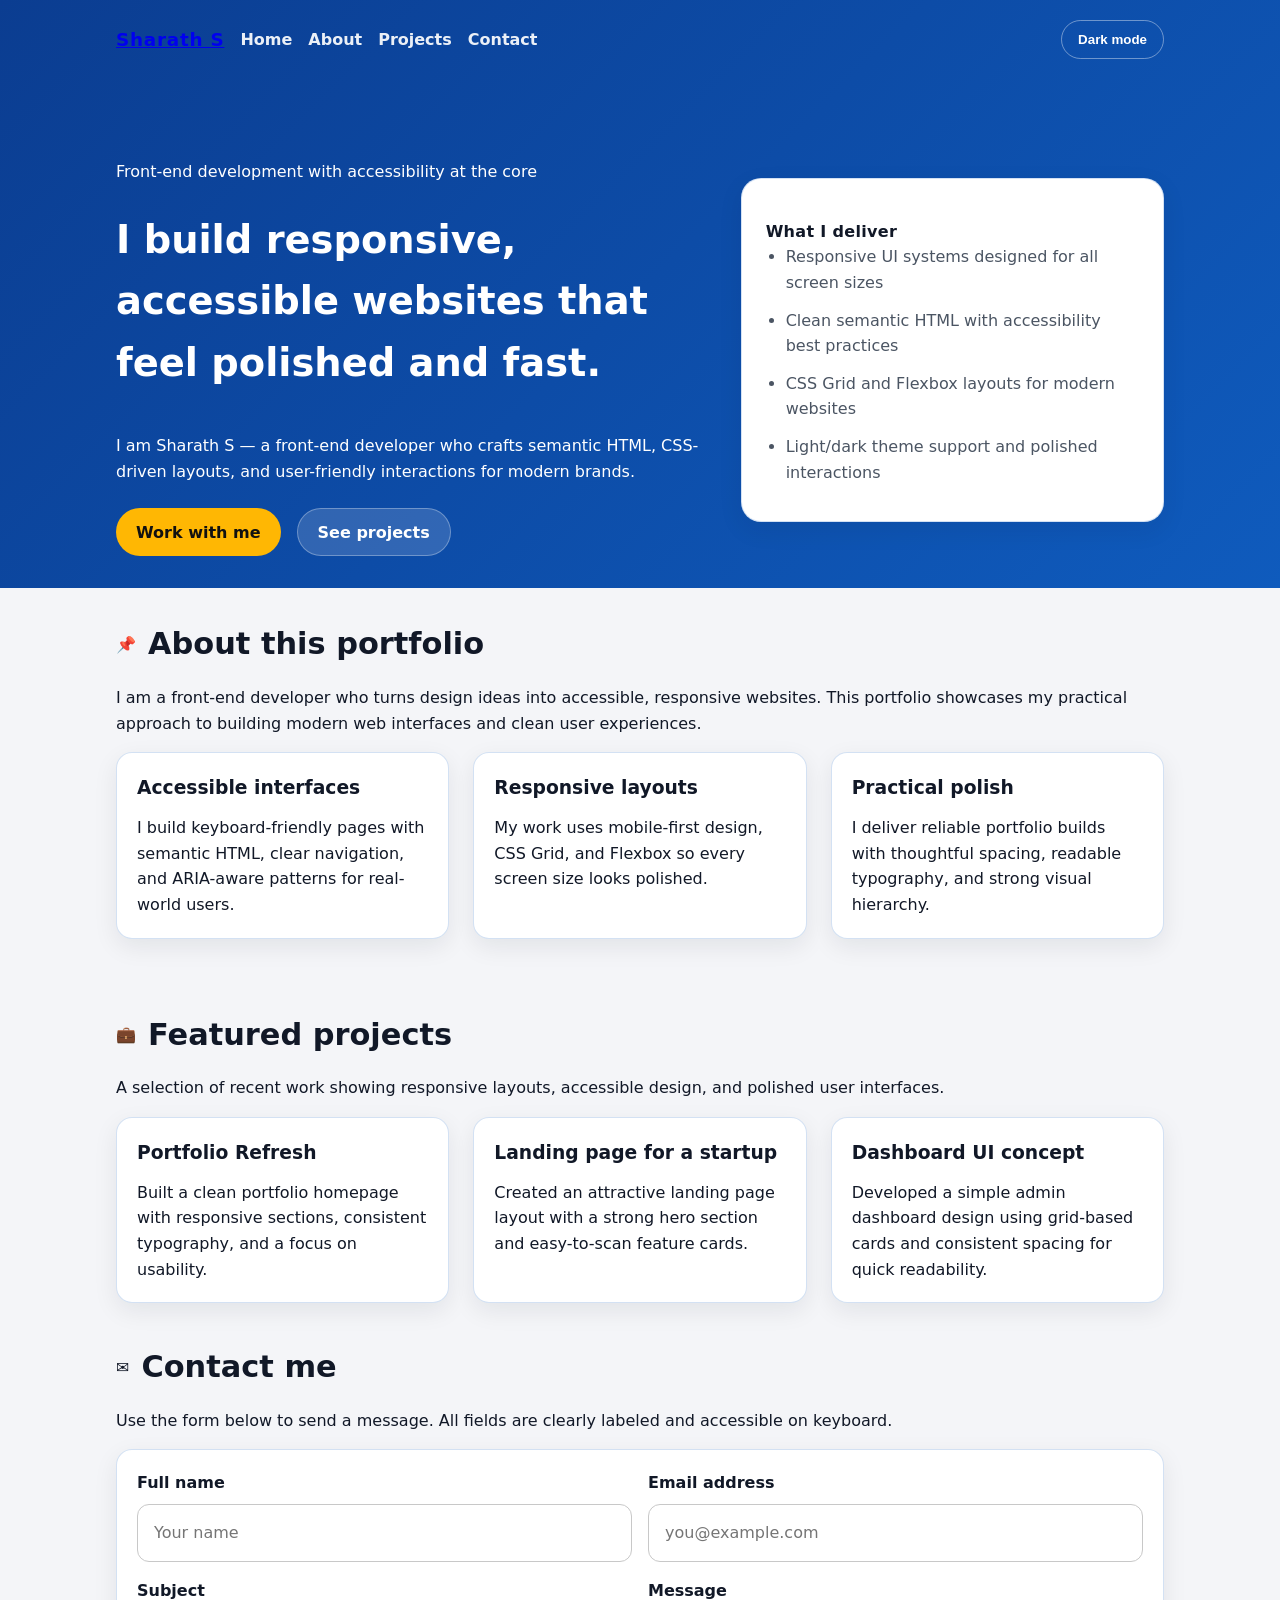
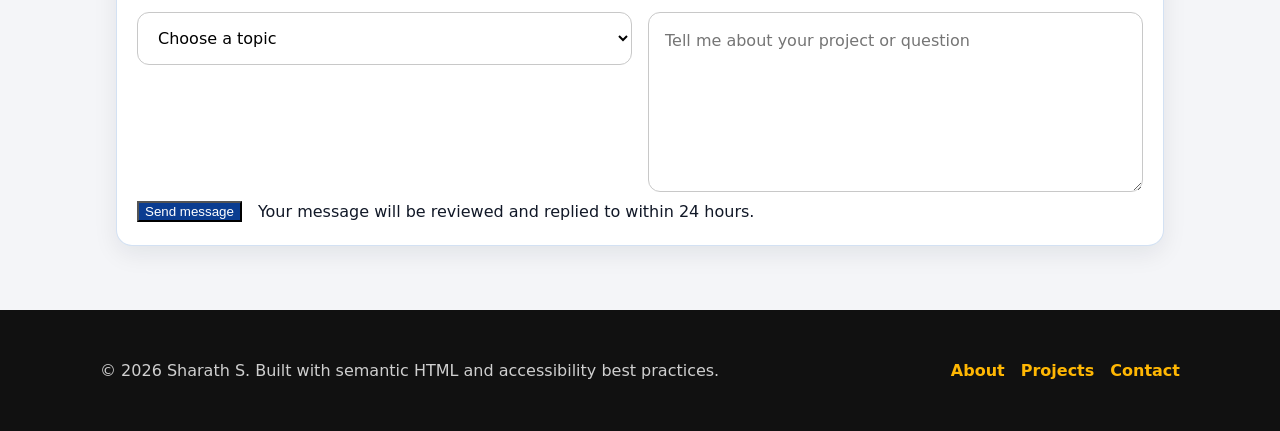
<file: index.html>
<!doctype html>
<html lang="en">
  <head>
    <meta charset="UTF-8" />
    <meta name="viewport" content="width=device-width, initial-scale=1.0" />
    <title>Sharath S | Front-End Portfolio</title>
    <meta
      name="description"
      content="Sharath S is a front-end developer creating accessible, responsive websites with semantic HTML and modern CSS."
    />
    <meta
      name="keywords"
      content="Sharath S, front-end developer, portfolio, responsive web design, accessibility"
    />
    <meta name="author" content="Sharath S" />
    <link rel="icon" href="favicon.ico" />
    <link rel="stylesheet" href="style.css" />
  </head>
  <body data-theme="light">
    <a class="skip-link" href="#main-content">Skip to main content</a>

    <header role="banner">
      <div class="site-header">
        <a class="brand" href="index.html">Sharath S</a>
        <nav aria-label="Primary navigation">
          <ul>
            <li><a href="index.html">Home</a></li>
            <li><a href="about.html">About</a></li>
            <li><a href="projects.html">Projects</a></li>
            <li><a href="contact.html">Contact</a></li>
          </ul>
        </nav>
        <button
          class="theme-toggle"
          id="theme-toggle"
          type="button"
          aria-pressed="false"
        >
          Dark mode
        </button>
      </div>

      <section class="hero hero-grid" aria-labelledby="hero-heading">
        <div class="hero-content">
          <p>Front-end development with accessibility at the core</p>
          <h1 id="hero-heading">
            I build responsive, accessible websites that feel polished and fast.
          </h1>
          <p>
            I am Sharath S — a front-end developer who crafts semantic HTML,
            CSS-driven layouts, and user-friendly interactions for modern
            brands.
          </p>
          <div class="hero-actions">
            <a class="button" href="contact.html#contact">Work with me</a>
            <a class="button-secondary" href="projects.html">See projects</a>
          </div>
        </div>
        <aside class="hero-panel" aria-label="Portfolio highlights">
          <p>What I deliver</p>
          <ul>
            <li>Responsive UI systems designed for all screen sizes</li>
            <li>Clean semantic HTML with accessibility best practices</li>
            <li>CSS Grid and Flexbox layouts for modern websites</li>
            <li>Light/dark theme support and polished interactions</li>
          </ul>
        </aside>
      </section>
    </header>

    <main id="main-content">
      <section id="about" aria-labelledby="about-heading">
        <div class="section-heading">
          <span aria-hidden="true">📌</span>
          <h2 id="about-heading">About this portfolio</h2>
        </div>
        <p>
          I am a front-end developer who turns design ideas into accessible,
          responsive websites. This portfolio showcases my practical approach to
          building modern web interfaces and clean user experiences.
        </p>
        <div class="grid feature-list" role="list">
          <article class="card" role="listitem">
            <h3>Accessible interfaces</h3>
            <p>
              I build keyboard-friendly pages with semantic HTML, clear
              navigation, and ARIA-aware patterns for real-world users.
            </p>
          </article>
          <article class="card" role="listitem">
            <h3>Responsive layouts</h3>
            <p>
              My work uses mobile-first design, CSS Grid, and Flexbox so every
              screen size looks polished.
            </p>
          </article>
          <article class="card" role="listitem">
            <h3>Practical polish</h3>
            <p>
              I deliver reliable portfolio builds with thoughtful spacing,
              readable typography, and strong visual hierarchy.
            </p>
          </article>
        </div>
      </section>

      <section
        id="projects"
        aria-labelledby="projects-heading"
        class="projects"
      >
        <div class="section-heading">
          <span aria-hidden="true">💼</span>
          <h2 id="projects-heading">Featured projects</h2>
        </div>
        <p>
          A selection of recent work showing responsive layouts, accessible
          design, and polished user interfaces.
        </p>
        <div class="grid project-list">
          <article class="card">
            <h3>Portfolio Refresh</h3>
            <p>
              Built a clean portfolio homepage with responsive sections,
              consistent typography, and a focus on usability.
            </p>
          </article>
          <article class="card">
            <h3>Landing page for a startup</h3>
            <p>
              Created an attractive landing page layout with a strong hero
              section and easy-to-scan feature cards.
            </p>
          </article>
          <article class="card">
            <h3>Dashboard UI concept</h3>
            <p>
              Developed a simple admin dashboard design using grid-based cards
              and consistent spacing for quick readability.
            </p>
          </article>
        </div>
      </section>

      <section id="contact" aria-labelledby="contact-heading">
        <div class="section-heading">
          <span aria-hidden="true">✉️</span>
          <h2 id="contact-heading">Contact me</h2>
        </div>
        <p>
          Use the form below to send a message. All fields are clearly labeled
          and accessible on keyboard.
        </p>
        <form action="#" method="post" class="card" novalidate>
          <div class="contact-grid">
            <div>
              <label for="full-name">Full name</label>
              <input
                type="text"
                id="full-name"
                name="name"
                required
                aria-required="true"
                placeholder="Your name"
              />
            </div>
            <div>
              <label for="email">Email address</label>
              <input
                type="email"
                id="email"
                name="email"
                required
                aria-required="true"
                placeholder="you@example.com"
              />
            </div>
            <div>
              <label for="subject">Subject</label>
              <select id="subject" name="subject" required aria-required="true">
                <option value="">Choose a topic</option>
                <option value="consultation">Consultation request</option>
                <option value="project">Project inquiry</option>
                <option value="other">Other question</option>
              </select>
            </div>
            <div>
              <label for="message">Message</label>
              <textarea
                id="message"
                name="message"
                required
                aria-required="true"
                placeholder="Tell me about your project or question"
              ></textarea>
            </div>
          </div>
          <div class="form-actions">
            <button type="submit">Send message</button>
            <p aria-live="polite">
              Your message will be reviewed and replied to within 24 hours.
            </p>
          </div>
        </form>
      </section>
    </main>

    <footer>
      <div class="footer-inner">
        <p>
          &copy; 2026 Sharath S. Built with semantic HTML and accessibility best
          practices.
        </p>
        <nav aria-label="Footer navigation">
          <ul>
            <li><a href="about.html">About</a></li>
            <li><a href="projects.html">Projects</a></li>
            <li><a href="contact.html">Contact</a></li>
          </ul>
        </nav>
      </div>
    </footer>
    <script src="script.js"></script>
  </body>
</html>
</file>
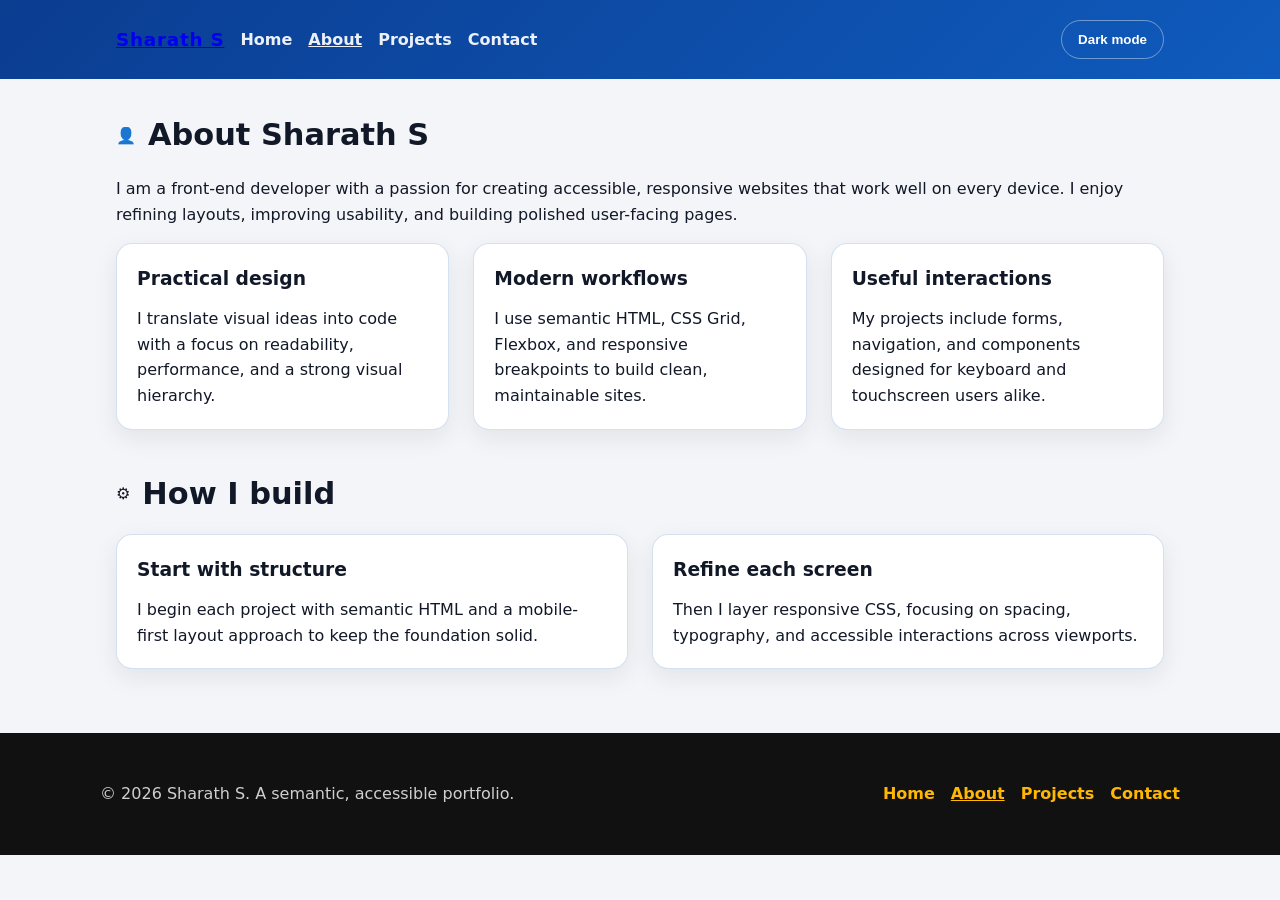
<file: about.html>
<!doctype html>
<html lang="en">
  <head>
    <meta charset="UTF-8" />
    <meta name="viewport" content="width=device-width, initial-scale=1.0" />
    <title>About | Sharath S Portfolio</title>
    <meta
      name="description"
      content="About Sharath S and the portfolio design approach for semantic HTML and accessibility."
    />
    <meta
      name="keywords"
      content="about, portfolio, accessibility, semantic HTML, responsive design"
    />
    <meta name="author" content="Sharath S" />
    <link rel="icon" href="favicon.ico" />
    <link rel="stylesheet" href="style.css" />
  </head>
  <body data-theme="light">
    <a class="skip-link" href="#main-content">Skip to main content</a>
    <header role="banner">
      <div class="site-header">
        <a class="brand" href="index.html">Sharath S</a>
        <nav aria-label="Primary navigation">
          <ul>
            <li><a href="index.html">Home</a></li>
            <li><a href="about.html" aria-current="page">About</a></li>
            <li><a href="projects.html">Projects</a></li>
            <li><a href="contact.html">Contact</a></li>
          </ul>
        </nav>
        <button
          class="theme-toggle"
          id="theme-toggle"
          type="button"
          aria-pressed="false"
        >
          Dark mode
        </button>
      </div>
    </header>
    <main id="main-content">
      <section aria-labelledby="about-page-heading">
        <div class="section-heading">
          <span aria-hidden="true">👤</span>
          <h2 id="about-page-heading">About Sharath S</h2>
        </div>
        <p>
          I am a front-end developer with a passion for creating accessible,
          responsive websites that work well on every device. I enjoy refining
          layouts, improving usability, and building polished user-facing pages.
        </p>
        <div class="grid feature-list" role="list">
          <article class="card" role="listitem">
            <h3>Practical design</h3>
            <p>
              I translate visual ideas into code with a focus on readability,
              performance, and a strong visual hierarchy.
            </p>
          </article>
          <article class="card" role="listitem">
            <h3>Modern workflows</h3>
            <p>
              I use semantic HTML, CSS Grid, Flexbox, and responsive breakpoints
              to build clean, maintainable sites.
            </p>
          </article>
          <article class="card" role="listitem">
            <h3>Useful interactions</h3>
            <p>
              My projects include forms, navigation, and components designed for
              keyboard and touchscreen users alike.
            </p>
          </article>
        </div>
      </section>
      <section aria-labelledby="process-heading">
        <div class="section-heading">
          <span aria-hidden="true">⚙️</span>
          <h2 id="process-heading">How I build</h2>
        </div>
        <div class="grid project-list">
          <article class="card">
            <h3>Start with structure</h3>
            <p>
              I begin each project with semantic HTML and a mobile-first layout
              approach to keep the foundation solid.
            </p>
          </article>
          <article class="card">
            <h3>Refine each screen</h3>
            <p>
              Then I layer responsive CSS, focusing on spacing, typography, and
              accessible interactions across viewports.
            </p>
          </article>
        </div>
      </section>
    </main>
    <footer>
      <div class="footer-inner">
        <p>&copy; 2026 Sharath S. A semantic, accessible portfolio.</p>
        <nav aria-label="Footer navigation">
          <ul>
            <li><a href="index.html">Home</a></li>
            <li><a href="about.html" aria-current="page">About</a></li>
            <li><a href="projects.html">Projects</a></li>
            <li><a href="contact.html">Contact</a></li>
          </ul>
        </nav>
      </div>
    </footer>
    <script src="script.js"></script>
  </body>
</html>
</file>
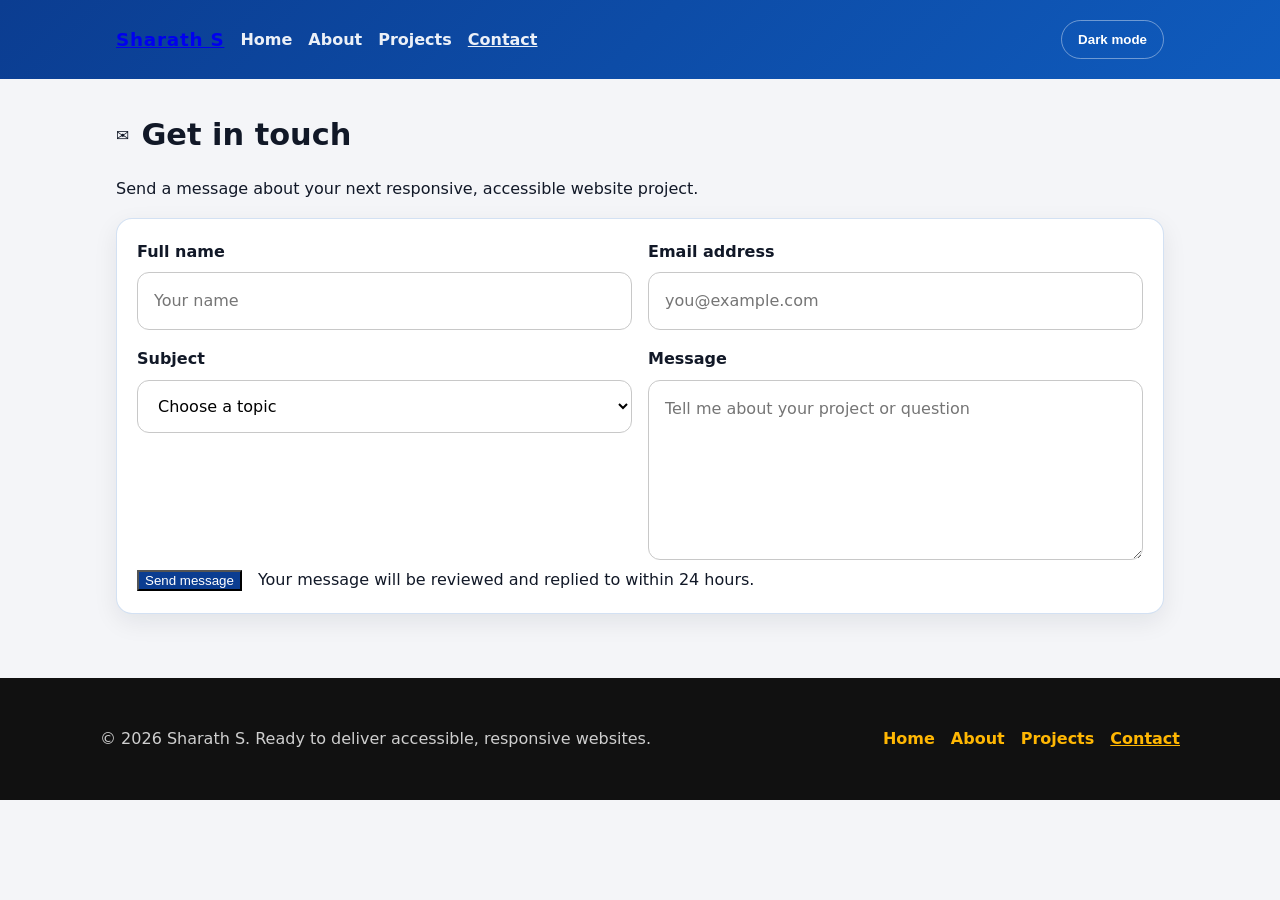
<file: contact.html>
<!doctype html>
<html lang="en">
  <head>
    <meta charset="UTF-8" />
    <meta name="viewport" content="width=device-width, initial-scale=1.0" />
    <title>Contact | Sharath S Portfolio</title>
    <meta
      name="description"
      content="Contact page for Sharath S to request portfolio work, consultations, and responsive site development."
    />
    <meta
      name="keywords"
      content="contact, portfolio, web development, accessible website, responsive design"
    />
    <meta name="author" content="Sharath S" />
    <link rel="icon" href="favicon.ico" />
    <link rel="stylesheet" href="style.css" />
  </head>
  <body data-theme="light">
    <a class="skip-link" href="#main-content">Skip to main content</a>
    <header role="banner">
      <div class="site-header">
        <a class="brand" href="index.html">Sharath S</a>
        <nav aria-label="Primary navigation">
          <ul>
            <li><a href="index.html">Home</a></li>
            <li><a href="about.html">About</a></li>
            <li><a href="projects.html">Projects</a></li>
            <li><a href="contact.html" aria-current="page">Contact</a></li>
          </ul>
        </nav>
        <button
          class="theme-toggle"
          id="theme-toggle"
          type="button"
          aria-pressed="false"
        >
          Dark mode
        </button>
      </div>
    </header>
    <main id="main-content">
      <section id="contact" aria-labelledby="contact-page-heading">
        <div class="section-heading">
          <span aria-hidden="true">✉️</span>
          <h2 id="contact-page-heading">Get in touch</h2>
        </div>
        <p>
          Send a message about your next responsive, accessible website project.
        </p>
        <form action="#" method="post" class="card" novalidate>
          <div class="contact-grid">
            <div>
              <label for="full-name">Full name</label>
              <input
                type="text"
                id="full-name"
                name="name"
                required
                aria-required="true"
                placeholder="Your name"
              />
            </div>
            <div>
              <label for="email">Email address</label>
              <input
                type="email"
                id="email"
                name="email"
                required
                aria-required="true"
                placeholder="you@example.com"
              />
            </div>
            <div>
              <label for="subject">Subject</label>
              <select id="subject" name="subject" required aria-required="true">
                <option value="">Choose a topic</option>
                <option value="consultation">Consultation request</option>
                <option value="project">Project inquiry</option>
                <option value="other">Other question</option>
              </select>
            </div>
            <div>
              <label for="message">Message</label>
              <textarea
                id="message"
                name="message"
                required
                aria-required="true"
                placeholder="Tell me about your project or question"
              ></textarea>
            </div>
          </div>
          <div class="form-actions">
            <button type="submit">Send message</button>
            <p aria-live="polite">
              Your message will be reviewed and replied to within 24 hours.
            </p>
          </div>
        </form>
      </section>
    </main>
    <footer>
      <div class="footer-inner">
        <p>
          &copy; 2026 Sharath S. Ready to deliver accessible, responsive
          websites.
        </p>
        <nav aria-label="Footer navigation">
          <ul>
            <li><a href="index.html">Home</a></li>
            <li><a href="about.html">About</a></li>
            <li><a href="projects.html">Projects</a></li>
            <li><a href="contact.html" aria-current="page">Contact</a></li>
          </ul>
        </nav>
      </div>
    </footer>
    <script src="script.js"></script>
  </body>
</html>
</file>
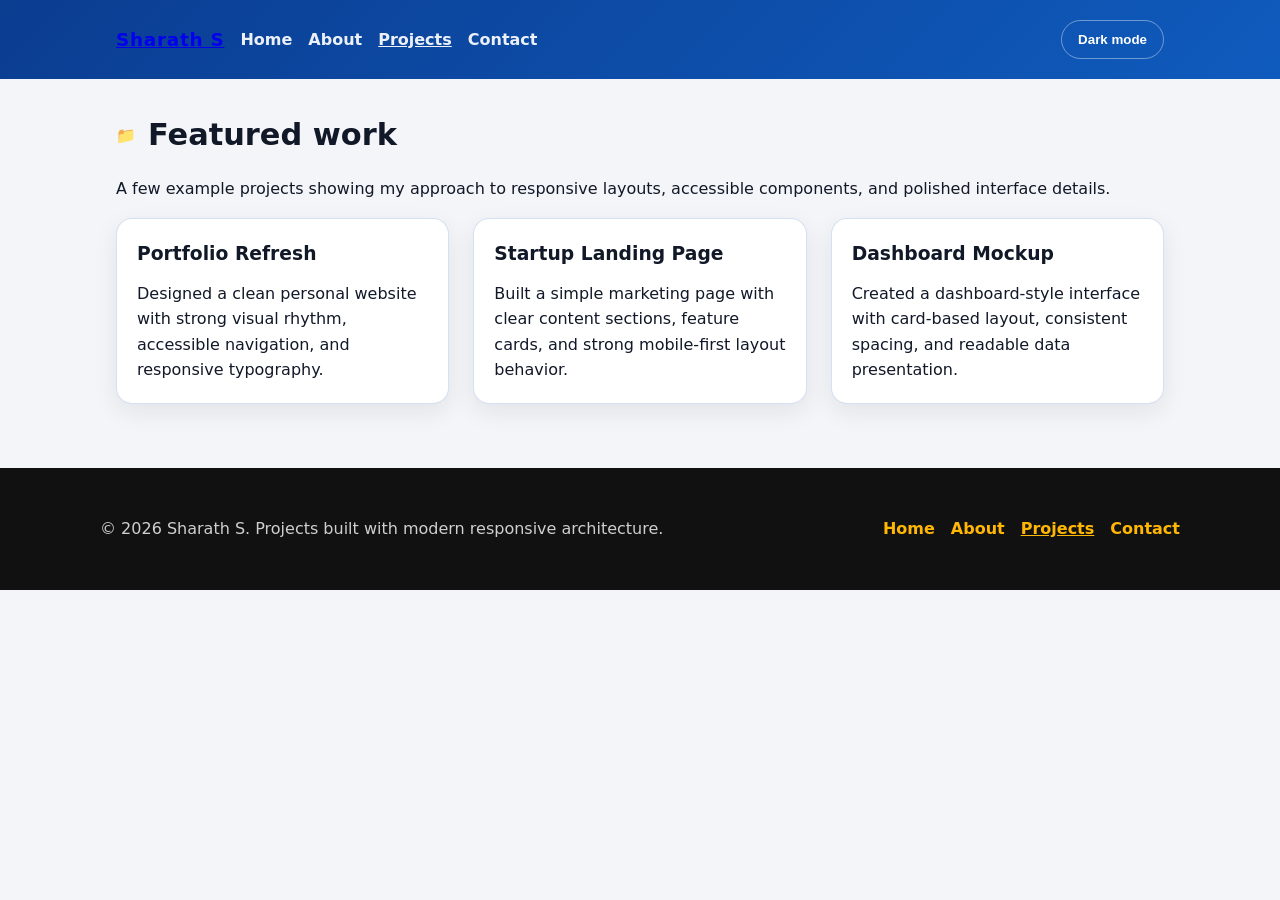
<file: projects.html>
<!doctype html>
<html lang="en">
  <head>
    <meta charset="UTF-8" />
    <meta name="viewport" content="width=device-width, initial-scale=1.0" />
    <title>Projects | Sharath S Portfolio</title>
    <meta
      name="description"
      content="A showcase of Sharath S portfolio projects built with modern CSS and accessibility."
    />
    <meta
      name="keywords"
      content="projects, portfolio, responsive design, CSS Grid, accessibility"
    />
    <meta name="author" content="Sharath S" />
    <link rel="icon" href="favicon.ico" />
    <link rel="stylesheet" href="style.css" />
  </head>
  <body data-theme="light">
    <a class="skip-link" href="#main-content">Skip to main content</a>
    <header role="banner">
      <div class="site-header">
        <a class="brand" href="index.html">Sharath S</a>
        <nav aria-label="Primary navigation">
          <ul>
            <li><a href="index.html">Home</a></li>
            <li><a href="about.html">About</a></li>
            <li><a href="projects.html" aria-current="page">Projects</a></li>
            <li><a href="contact.html">Contact</a></li>
          </ul>
        </nav>
        <button
          class="theme-toggle"
          id="theme-toggle"
          type="button"
          aria-pressed="false"
        >
          Dark mode
        </button>
      </div>
    </header>
    <main id="main-content">
      <section aria-labelledby="projects-page-heading">
        <div class="section-heading">
          <span aria-hidden="true">📁</span>
          <h2 id="projects-page-heading">Featured work</h2>
        </div>
        <p>
          A few example projects showing my approach to responsive layouts,
          accessible components, and polished interface details.
        </p>
        <div class="grid project-list">
          <article class="card">
            <h3>Portfolio Refresh</h3>
            <p>
              Designed a clean personal website with strong visual rhythm,
              accessible navigation, and responsive typography.
            </p>
          </article>
          <article class="card">
            <h3>Startup Landing Page</h3>
            <p>
              Built a simple marketing page with clear content sections, feature
              cards, and strong mobile-first layout behavior.
            </p>
          </article>
          <article class="card">
            <h3>Dashboard Mockup</h3>
            <p>
              Created a dashboard-style interface with card-based layout,
              consistent spacing, and readable data presentation.
            </p>
          </article>
        </div>
      </section>
    </main>
    <footer>
      <div class="footer-inner">
        <p>
          &copy; 2026 Sharath S. Projects built with modern responsive
          architecture.
        </p>
        <nav aria-label="Footer navigation">
          <ul>
            <li><a href="index.html">Home</a></li>
            <li><a href="about.html">About</a></li>
            <li><a href="projects.html" aria-current="page">Projects</a></li>
            <li><a href="contact.html">Contact</a></li>
          </ul>
        </nav>
      </div>
    </footer>
    <script src="script.js"></script>
  </body>
</html>
</file>
<file: style.css>
:root {
  --bg: #f4f5f8;
  --surface: #ffffff;
  --surface-strong: #f8f8fb;
  --text: #111827;
  --mute: #4b5563;
  --primary: #0b3d91;
  --primary-dark: #0f5bbd;
  --accent: #ffb703;
  --border: rgba(15, 91, 189, 0.18);
  --shadow: 0 16px 48px rgba(15, 91, 189, 0.12);
  --shadow-soft: 0 8px 24px rgba(17, 24, 39, 0.08);
  color-scheme: light;
  font-family: Inter, system-ui, -apple-system, BlinkMacSystemFont, "Segoe UI", sans-serif;
  line-height: 1.6;
  background: var(--bg);
  color: var(--text);
}

[data-theme="dark"] {
  --bg: #0e1224;
  --surface: #151b36;
  --surface-strong: #202a48;
  --text: #f8fafc;
  --mute: #cbd5e1;
  --primary: #74b9ff;
  --primary-dark: #4d79d4;
  --accent: #ffd166;
  --border: rgba(255, 255, 255, 0.12);
  --shadow: 0 16px 48px rgba(0, 0, 0, 0.45);
  --shadow-soft: 0 8px 24px rgba(0, 0, 0, 0.24);
  background: var(--bg);
  color: var(--text);
}

* {
  box-sizing: border-box;
}

html {
  scroll-behavior: smooth;
}

body {
  margin: 0;
  min-height: 100vh;
  background: var(--bg);
  color: var(--text);
  transition: background 0.35s ease, color 0.35s ease;
}

section,
header,
footer,
.card,
.hero-panel {
  transition: background 0.35s ease, color 0.35s ease, border-color 0.35s ease, box-shadow 0.35s ease;
}

section {
  animation: fadeInUp 0.65s ease both;
}

@keyframes fadeInUp {
  from {
    opacity: 0;
    transform: translateY(18px);
  }
  to {
    opacity: 1;
    transform: translateY(0);
  }
}

@media (prefers-reduced-motion: reduce) {
  *,
  *::before,
  *::after {
    animation: none !important;
    transition: none !important;
  }
}

.skip-link {
  position: absolute;
  left: -999px;
  top: auto;
  width: 1px;
  height: 1px;
  overflow: hidden;
}

.skip-link:focus,
.skip-link:hover {
  left: 1rem;
  top: 1rem;
  width: auto;
  height: auto;
  padding: 0.75rem 1rem;
  background: #111;
  color: #fff;
  text-decoration: none;
  border-radius: 0.5rem;
  z-index: 1000;
}

header {
  background: linear-gradient(135deg, var(--primary), var(--primary-dark));
  color: #fff;
}

.site-header {
  max-width: 1080px;
  margin: 0 auto;
  padding: 1.25rem 1rem;
  display: flex;
  align-items: center;
  justify-content: space-between;
  gap: 1rem;
}

.brand {
  font-size: 1.15rem;
  font-weight: 700;
  letter-spacing: 0.04em;
}

nav ul {
  margin: 0;
  padding: 0;
  list-style: none;
  display: flex;
  gap: 1rem;
  flex-wrap: wrap;
}

nav a {
  color: rgba(255, 255, 255, 0.92);
  text-decoration: none;
  font-weight: 600;
}

nav a[aria-current="page"] {
  text-decoration: underline;
}

nav a:focus-visible,
nav a:hover {
  outline: 3px solid rgba(255, 255, 255, 0.95);
  outline-offset: 3px;
}

.theme-toggle {
  background: transparent;
  border: 1px solid rgba(255, 255, 255, 0.4);
  color: #fff;
  padding: 0.7rem 1rem;
  border-radius: 999px;
  cursor: pointer;
  font-weight: 700;
  transition: background 0.2s ease, transform 0.2s ease;
}

.theme-toggle:hover,
.theme-toggle:focus-visible {
  background: rgba(255, 255, 255, 0.15);
  transform: translateY(-1px);
}

.hero {
  padding: 4rem 1rem 2rem;
  display: grid;
  gap: 2rem;
  max-width: 1080px;
  margin: 0 auto;
}

.hero-grid {
  display: grid;
  gap: 2rem;
  align-items: center;
}

.hero-content {
  display: grid;
  gap: 1.5rem;
}

.hero-panel {
  background: var(--surface-strong);
  border: 1px solid var(--border);
  border-radius: 1.25rem;
  padding: 1.5rem;
  box-shadow: var(--shadow-soft);
}

.hero-panel p {
  margin: 0 0 1rem;
  font-weight: 700;
  letter-spacing: 0.02em;
}

.hero-panel ul {
  margin: 0;
  padding-left: 1.25rem;
  list-style: disc;
  color: var(--mute);
}

.hero-panel li {
  margin-bottom: 0.75rem;
}

.hero h1 {
  font-size: clamp(2.25rem, 3vw, 4rem);
  margin: 0;
}

.hero h1 {
  font-size: clamp(2.25rem, 3vw, 4rem);
  margin: 0;
}

.hero p {
  max-width: 42rem;
  margin: 1rem 0 0;
}

.hero-actions {
  display: flex;
  flex-wrap: wrap;
  gap: 1rem;
}

.button,
.button-secondary {
  display: inline-flex;
  align-items: center;
  justify-content: center;
  min-height: 3rem;
  padding: 0 1.25rem;
  border-radius: 999px;
  text-decoration: none;
  font-weight: 700;
}

.button {
  background: var(--accent);
  color: #111;
}

.button-secondary {
  background: rgba(255, 255, 255, 0.15);
  color: #fff;
  border: 1px solid rgba(255, 255, 255, 0.3);
}

main {
  display: grid;
  gap: 2.5rem;
  max-width: 1080px;
  margin: 0 auto;
  padding: 2rem 1rem 4rem;
}

.section-heading {
  display: flex;
  align-items: center;
  gap: 0.75rem;
  margin-bottom: 1rem;
}

.section-heading h2 {
  margin: 0;
  font-size: 1.9rem;
}

.grid {
  display: grid;
  gap: 1.5rem;
}

.project-list,
.feature-list {
  grid-template-columns: repeat(auto-fit, minmax(240px, 1fr));
}

.card,
.profile-card {
  padding: 1.25rem;
  border-radius: 1rem;
  background: var(--surface);
  box-shadow: var(--shadow-soft);
  border: 1px solid var(--border);
}

.card h3,
.profile-card h3 {
  margin: 0 0 0.75rem;
}

.card p,
.profile-card p {
  margin: 0;
}

.projects {
  margin-top: 2rem;
}

.contact-grid {
  display: grid;
  gap: 1rem;
}

label {
  display: block;
  margin-bottom: 0.5rem;
  font-weight: 700;
}

input,
textarea,
select {
  width: 100%;
  padding: 0.95rem 1rem;
  border: 1px solid #c8c8c8;
  border-radius: 0.75rem;
  background: #fff;
  font: inherit;
}

input:focus,
textarea:focus,
select:focus {
  outline: 3px solid rgba(11, 61, 145, 0.75);
  outline-offset: 2px;
}

textarea {
  min-height: 180px;
  resize: vertical;
}

.form-actions {
  display: flex;
  gap: 1rem;
  flex-wrap: wrap;
  align-items: center;
}

.card,
.profile-card,
.hero-panel {
  background: var(--surface);
  color: var(--text);
}

.card {
  border: 1px solid var(--border);
}

button[type="submit"] {
  background: var(--primary);
  color: #fff;
}

button[type="submit"]:focus-visible,
button[type="submit"]:hover {
  outline: 3px solid rgba(255, 209, 61, 0.8);
}


footer {
  background: #111;
  color: #cfcfcf;
  padding: 2rem 1rem;
}

footer .footer-inner {
  max-width: 1080px;
  margin: 0 auto;
  display: flex;
  flex-wrap: wrap;
  gap: 1rem;
  justify-content: space-between;
  align-items: center;
}

footer a {
  color: var(--accent);
}

@media (min-width: 900px) {
  .hero-grid {
    grid-template-columns: minmax(0, 1.4fr) minmax(260px, 1fr);
  }

  .site-header {
    display: grid;
    grid-template-columns: auto 1fr auto;
    align-items: center;
  }

  .contact-grid {
    grid-template-columns: repeat(2, minmax(260px, 1fr));
  }
}

@media (max-width: 700px) {
  .site-header {
    flex-direction: column;
    align-items: flex-start;
  }
}
</file>
